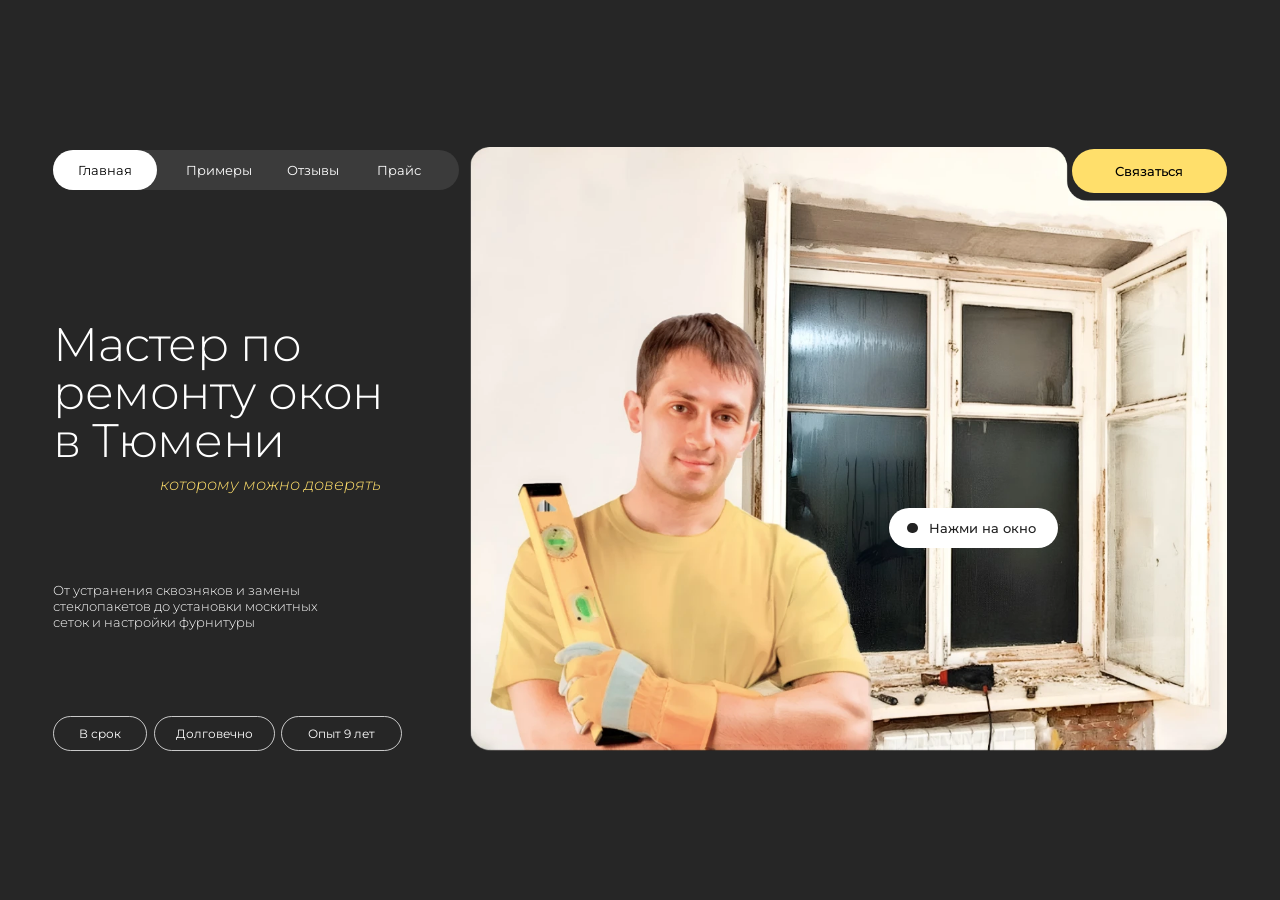
<file: index.html>
<!doctype html>
<html lang="ru">
<head>
  <meta charset="utf-8">
  <meta name="viewport" content="width=device-width, initial-scale=1">
  <title>Мастер по ремонту окон в Тюмени</title>
  <link rel="stylesheet" href="style.css">
</head>
<body>
  <main class="hero">
    <div class="left">
      <nav class="nav" aria-label="Основное меню">
        <a class="active" href="index.html">Главная</a>
        <a href="#examples">Примеры</a>
        <a href="#reviews">Отзывы</a>
        <a href="#price">Прайс</a>
      </nav>

      <div class="title">
        <h1>Мастер по<br>ремонту окон<br>в Тюмени</h1>
        <em>которому можно доверять</em>
      </div>

      <p class="lead">От устранения сквозняков и замены стеклопакетов до установки москитных сеток и настройки фурнитуры</p>

      <div class="tags"><span>В срок</span><span>Долговечно</span><span>Опыт 9 лет</span></div>
    </div>

    <div class="photo-wrap">
      <a class="photo" href="window.html" aria-label="Нажми на окно — посмотреть результат">
        <img src="img/before.webp" alt="Мастер на фоне старого окна, требующего ремонта">
        <span class="hint">Нажми на окно</span>
      </a>
      <div class="contact"><a href="#contact">Связаться</a></div>
    </div>
  </main>
</body>
</html>
</file>
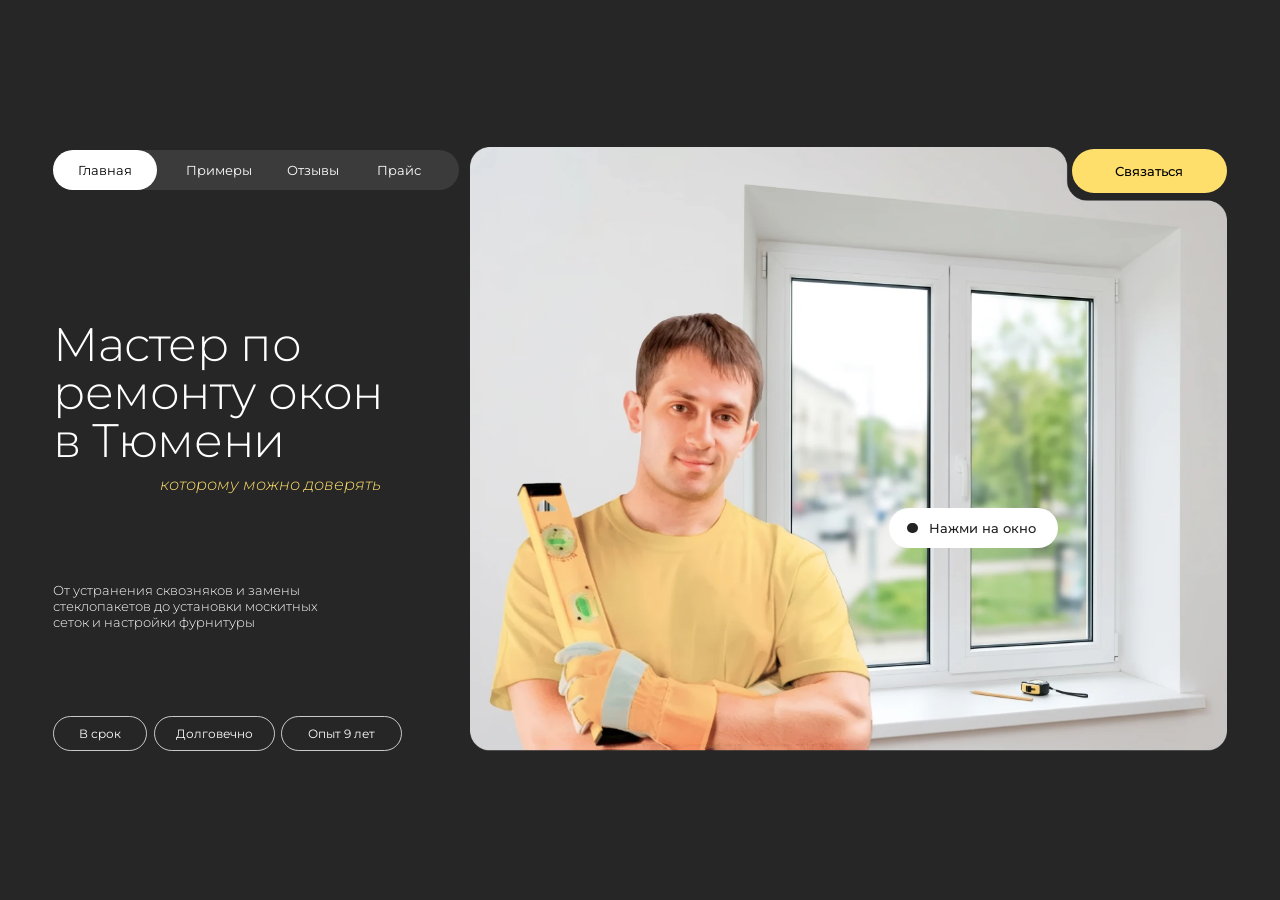
<file: window.html>
<!doctype html>
<html lang="ru">
<head>
  <meta charset="utf-8">
  <meta name="viewport" content="width=device-width, initial-scale=1">
  <title>Результат — новое окно | Мастер по ремонту окон в Тюмени</title>
  <link rel="stylesheet" href="style.css">
</head>
<body>
  <main class="hero">
    <div class="left">
      <nav class="nav" aria-label="Основное меню">
        <a class="active" href="index.html">Главная</a>
        <a href="#examples">Примеры</a>
        <a href="#reviews">Отзывы</a>
        <a href="#price">Прайс</a>
      </nav>

      <div class="title">
        <h1>Мастер по<br>ремонту окон<br>в Тюмени</h1>
        <em>которому можно доверять</em>
      </div>

      <p class="lead">От устранения сквозняков и замены стеклопакетов до установки москитных сеток и настройки фурнитуры</p>

      <div class="tags"><span>В срок</span><span>Долговечно</span><span>Опыт 9 лет</span></div>
    </div>

    <div class="photo-wrap">
      <a class="photo" href="index.html" aria-label="Вернуться к исходному окну">
        <img src="img/after.webp" alt="Мастер на фоне нового отремонтированного окна">
        <span class="hint">Нажми на окно</span>
      </a>
      <div class="contact"><a href="#contact">Связаться</a></div>
    </div>
  </main>
</body>
</html>
</file>
<file: style.css>
@import url("https://fonts.googleapis.com/css2?family=Montserrat:ital,wght@0,300;0,400;0,500;1,300;1,400&display=swap");

/* Макет Figma: фрейм 1920 × 1004. Все размеры ниже — в пикселях макета,
   --u = 1px макета при текущей ширине окна. */
:root {
  --bg: #262626;
  --yellow: #ffdf6b;
  --u: min(100vw / 1920, 100dvh / 1004);
}
* { box-sizing: border-box; margin: 0; }
html { background: var(--bg); }
body {
  font-family: "Montserrat", sans-serif; color: #fff; background: var(--bg);
  height: 100dvh; overflow: hidden; display: grid; place-items: center;
}

@view-transition { navigation: auto; }
::view-transition-old(photo), ::view-transition-new(photo) { animation-duration: .6s; }

.hero { position: relative; width: calc(1920 * var(--u)); height: calc(1004 * var(--u)); overflow: hidden; }
.left { display: contents; }
.hero > *, .left > * { position: absolute; }

/* меню */
.nav {
  left: calc(80 * var(--u)); top: calc(52 * var(--u));
  height: calc(60 * var(--u)); width: calc(608 * var(--u));
  display: flex; align-items: center; justify-content: space-between;
  background: #3b3b3b; border-radius: 999px;
}
.nav a {
  display: flex; align-items: center; justify-content: center; height: 100%;
  color: #fff; text-decoration: none; font-size: calc(20 * var(--u)); font-weight: 400;
  border-radius: 999px; transition: background .2s;
}
.nav a:nth-child(1) { width: calc(155 * var(--u)); }
.nav a:not(.active) { position: absolute; transform: translateX(-50%); padding: 0 calc(24 * var(--u)); }
.nav a:nth-child(2) { left: calc(248 * var(--u)); }
.nav a:nth-child(3) { left: calc(390 * var(--u)); }
.nav a:nth-child(4) { left: calc(518 * var(--u)); }
.nav a.active { background: #fff; color: #000; }
.nav a:not(.active):hover { background: #4a4a4a; }

/* заголовок */
.title { left: calc(80 * var(--u)); top: calc(308 * var(--u)); }
.title h1 {
  font-weight: 300; font-size: calc(70 * var(--u)); line-height: calc(72 * var(--u));
  letter-spacing: -.01em; white-space: nowrap;
}
.title em {
  display: block; margin: calc(16 * var(--u)) 0 0 calc(160 * var(--u));
  font-style: italic; font-weight: 300; color: var(--yellow);
  font-size: calc(24 * var(--u)); white-space: nowrap;
}

.lead {
  left: calc(80 * var(--u)); top: calc(700 * var(--u)); width: calc(440 * var(--u));
  font-weight: 300; font-size: calc(20 * var(--u)); line-height: calc(24 * var(--u));
}

.tags { left: calc(80 * var(--u)); top: calc(901 * var(--u)); display: flex; gap: calc(10 * var(--u)); }
.tags span {
  height: calc(52 * var(--u)); display: flex; align-items: center; justify-content: center; width: calc(181 * var(--u));
  border: 1px solid rgba(255,255,255,.75); border-radius: 999px;
  font-size: calc(18 * var(--u)); font-weight: 400; white-space: nowrap;
}
.tags span:first-child { width: calc(141 * var(--u)); }

/* фото 1135 × 905 (прозрачный вырез под кнопку и скругления уже в webp) */
.photo-wrap { left: calc(705 * var(--u)); top: calc(48 * var(--u)); width: calc(1135 * var(--u)); height: calc(905 * var(--u)); }
.photo { position: relative; display: block; width: 100%; height: 100%; cursor: pointer; view-transition-name: photo; }
.photo img { width: 100%; height: 100%; display: block; }

.hint {
  position: absolute; left: calc(628 * var(--u)); top: calc(541 * var(--u));
  height: calc(60 * var(--u)); padding: 0 calc(34 * var(--u)) 0 calc(28 * var(--u));
  display: inline-flex; align-items: center; gap: calc(16 * var(--u));
  background: #fff; color: #222; border-radius: 999px;
  font-size: calc(20 * var(--u)); font-weight: 500; white-space: nowrap;
}
.hint::before {
  content: ""; width: calc(16 * var(--u)); height: calc(16 * var(--u)); border-radius: 50%; background: #222;
  animation: pulse 1.8s ease-in-out infinite;
}
@keyframes pulse { 50% { transform: scale(1.5); opacity: .5; } }

.contact { position: absolute; left: calc(903 * var(--u)); top: calc(2 * var(--u)); width: calc(232 * var(--u)); height: calc(66 * var(--u)); }
.contact a {
  display: flex; align-items: center; justify-content: center; width: 100%; height: 100%;
  background: var(--yellow); color: #000; text-decoration: none; border-radius: 999px;
  font-size: calc(20 * var(--u)); font-weight: 500; transition: transform .2s;
}
.contact a:hover { transform: translateY(-1px); }

/* телефон / узкие экраны */
@media (max-width: 900px) {
  :root { --u: 1px; }
  body { height: auto; overflow: auto; display: block; }
  .hero { width: auto; height: auto; display: flex; flex-direction: column; gap: 32px; padding: 16px; overflow: visible; }
  .hero > *, .left > * { position: static; }
  .nav { width: auto; align-self: flex-start; height: 48px; gap: 0; }
  .nav a { position: static !important; transform: none !important; width: auto !important; padding: 0 16px; font-size: 14px; }
  .title h1 { font-size: 40px; line-height: 1.1; white-space: normal; }
  .title em { margin: 12px 0 0 56px; font-size: 16px; }
  .lead { width: auto; font-size: 16px; line-height: 1.4; }
  .tags { flex-wrap: wrap; }
  .tags span, .tags span:first-child { width: auto; height: 44px; font-size: 14px; padding: 0 20px; }
  .photo-wrap { order: 2; position: relative; width: 100%; height: auto; aspect-ratio: 1135 / 905; }
  .photo-wrap .contact { position: absolute; left: auto; right: 0; top: 0; width: 20%; height: 7.5%; }
  .contact a { font-size: 12px; }
  .hint { left: 50%; top: 50%; height: 44px; font-size: 14px; padding: 0 20px 0 16px; gap: 10px; }
  .hint::before { width: 10px; height: 10px; }
  .tags { order: 3; }
}
@media (prefers-reduced-motion: reduce) {
  .hint::before { animation: none; }
  @view-transition { navigation: none; }
}
</file>
